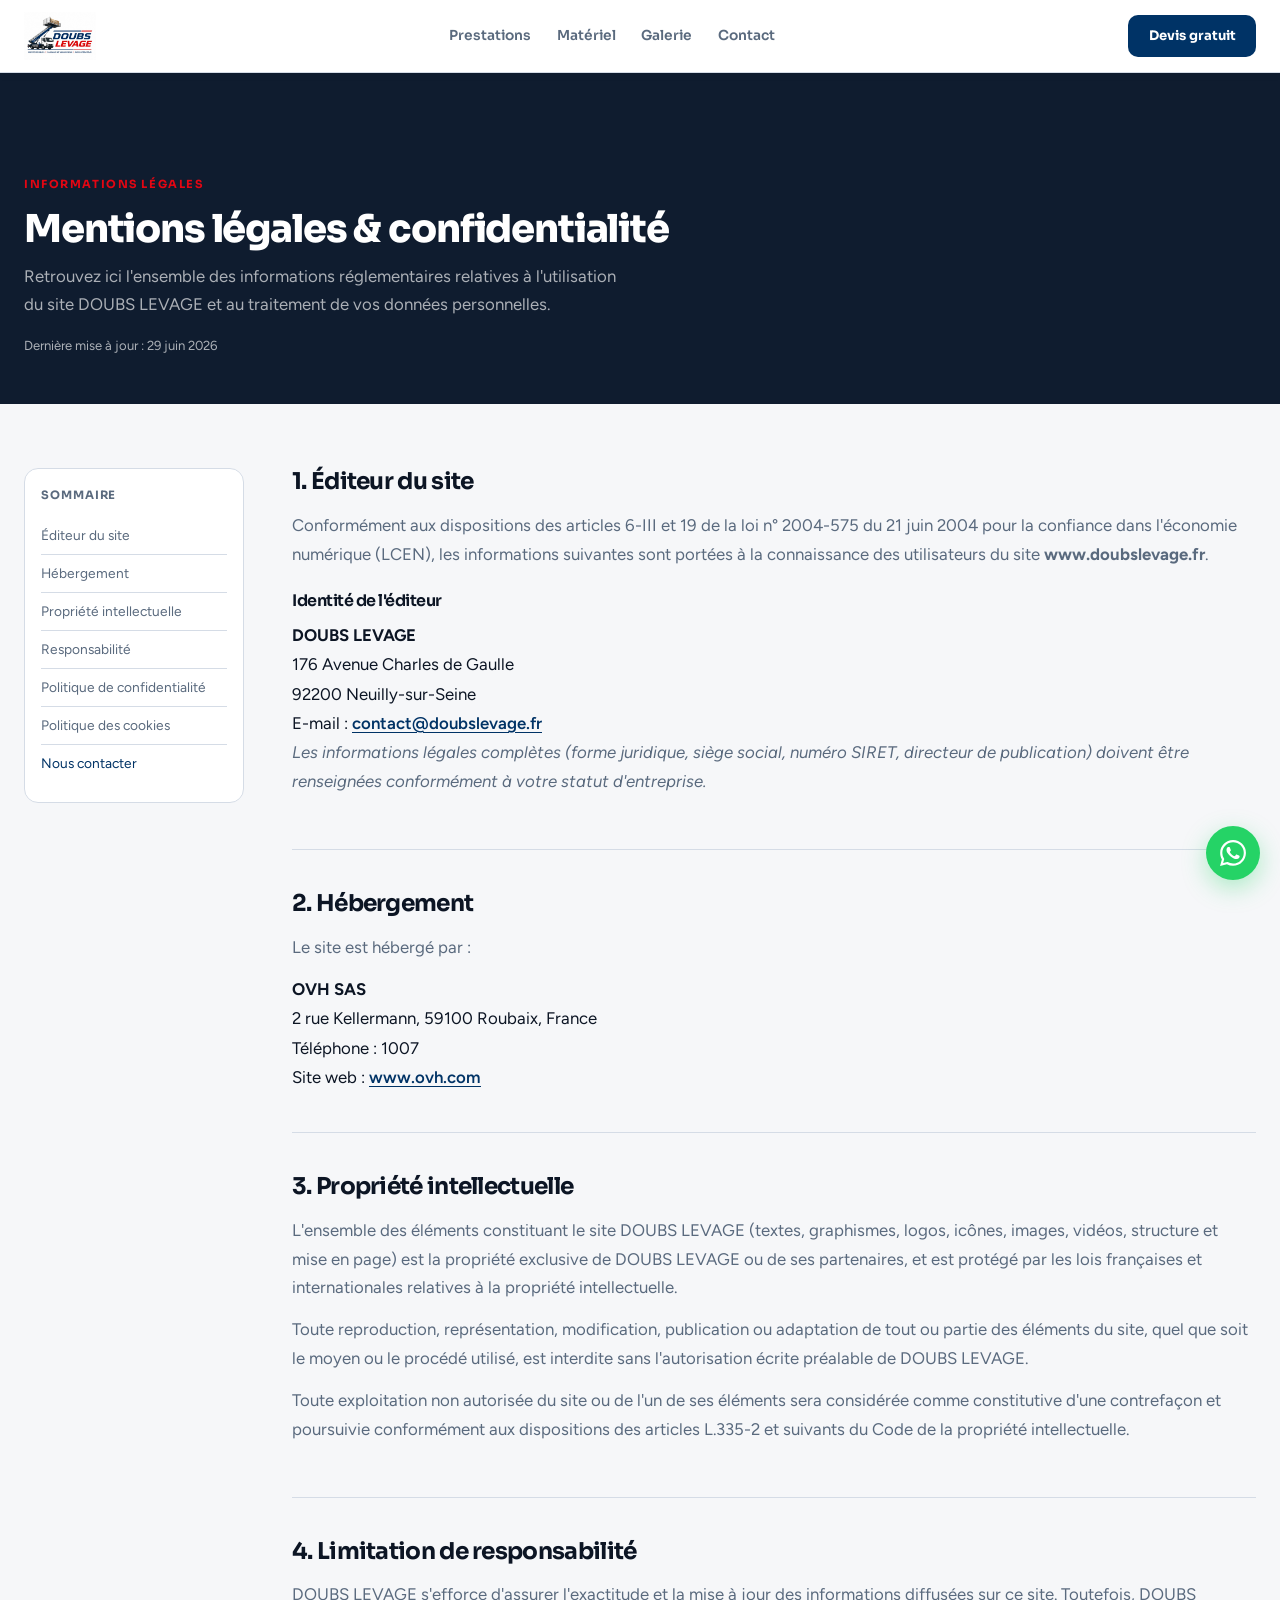
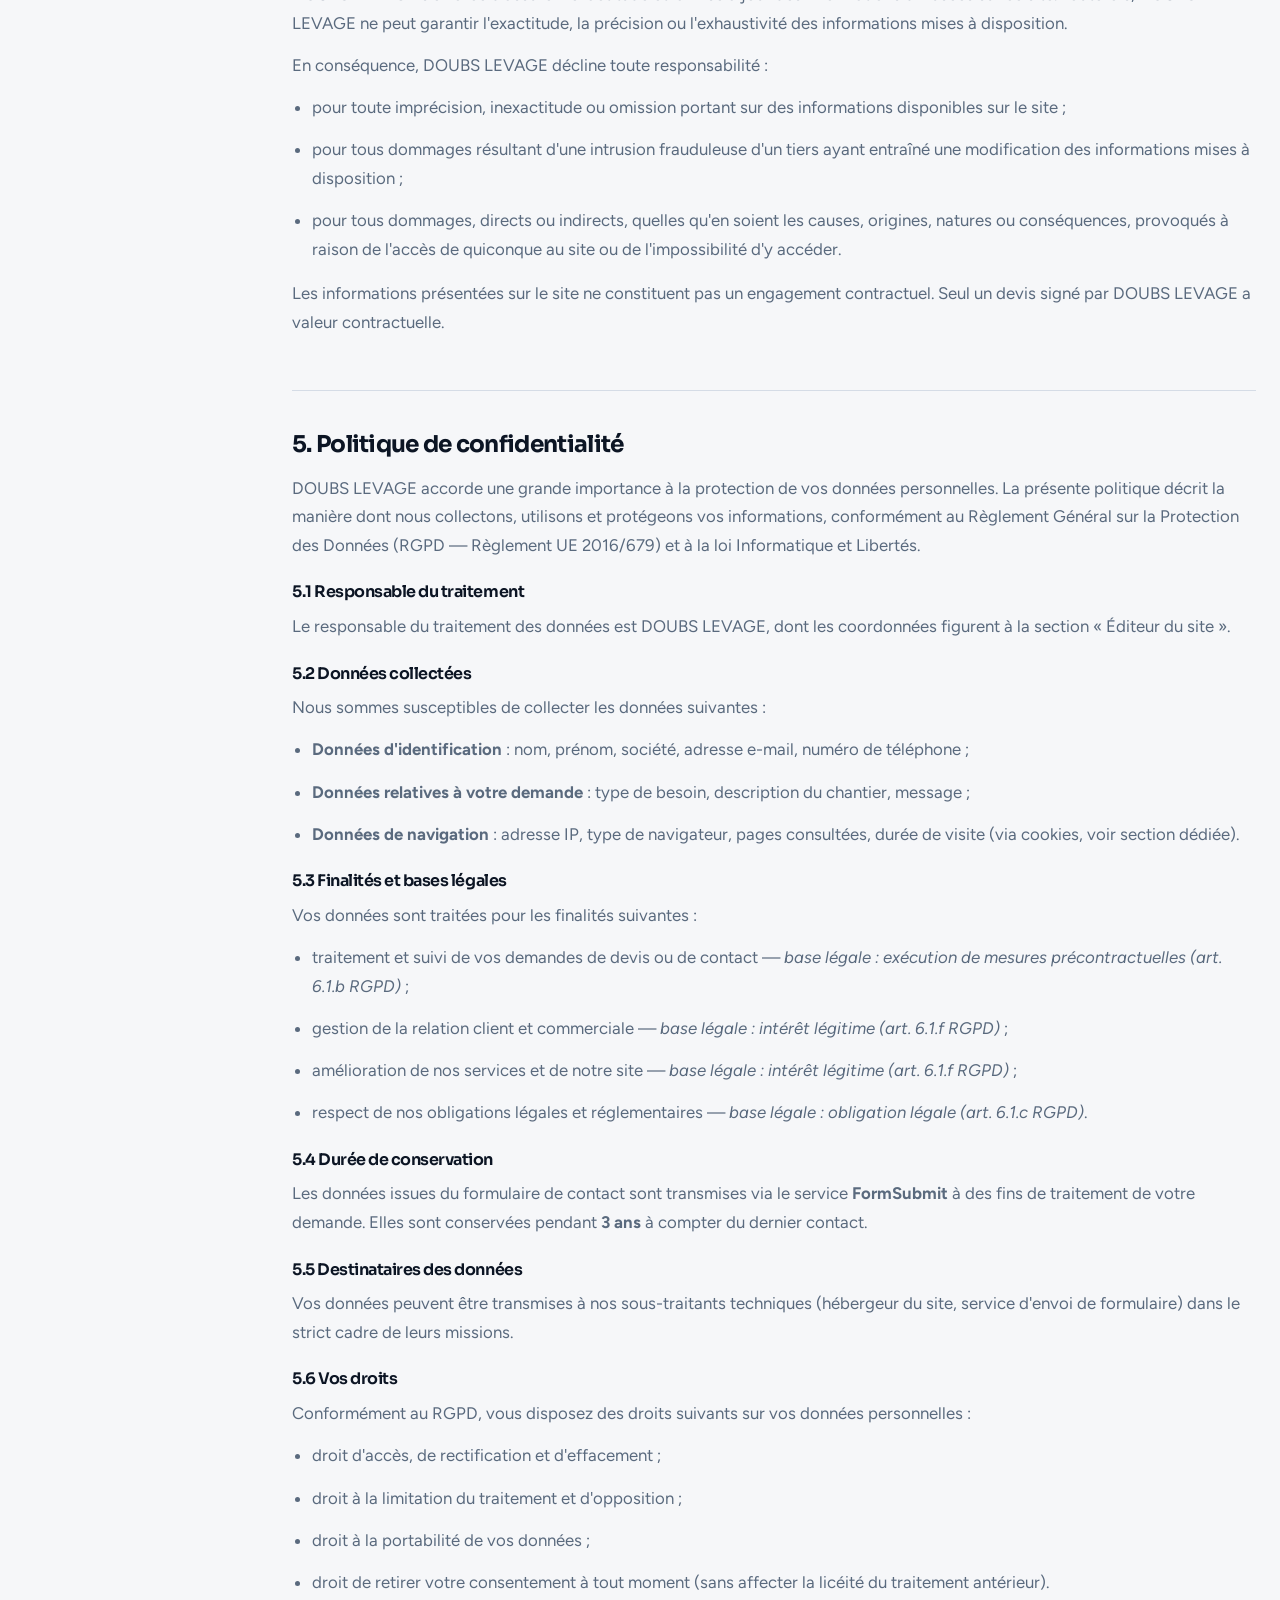
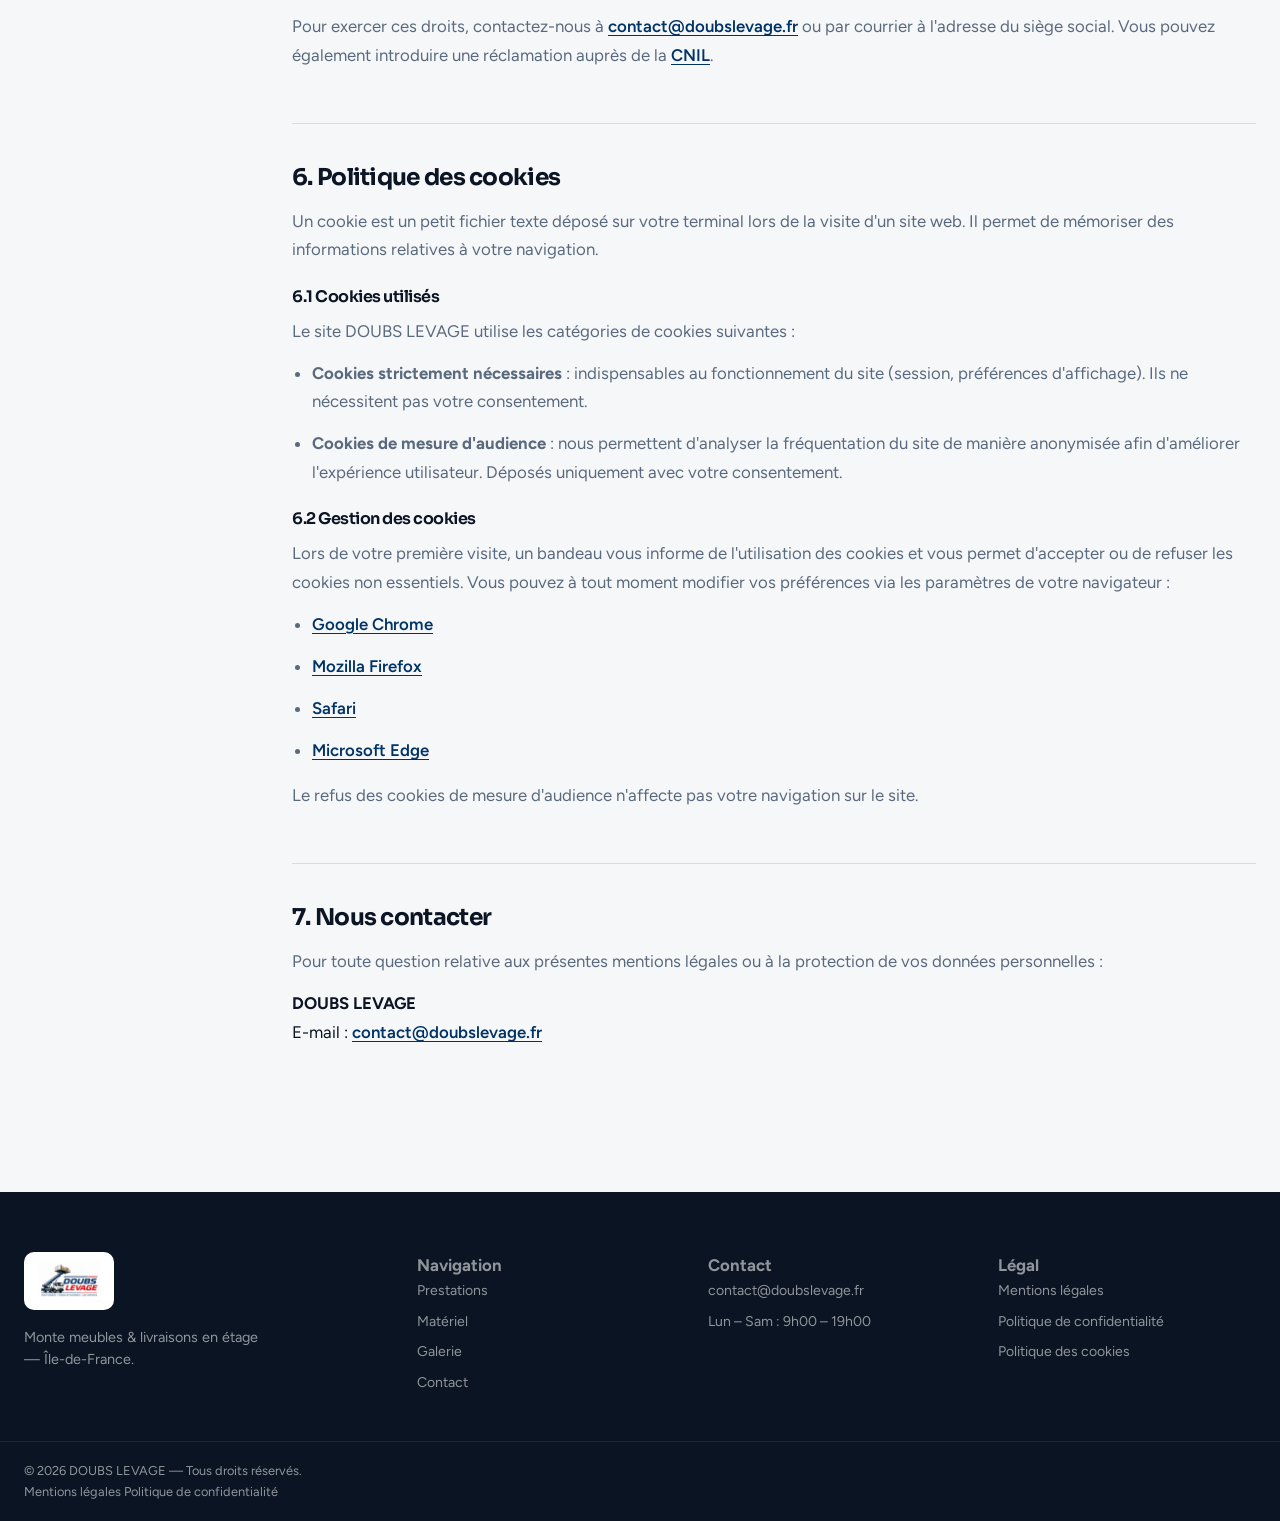
<file: mentions-legales.html>
<!DOCTYPE html>
<html lang="fr">
<head>
  <meta charset="UTF-8" />
  <meta name="viewport" content="width=device-width, initial-scale=1.0" />
  <title>Mentions légales & Politique de confidentialité — DOUBS LEVAGE</title>
  <meta name="description" content="Mentions légales, politique de confidentialité et politique des cookies du site DOUBS LEVAGE." />
  <meta name="robots" content="noindex, follow" />
  <meta name="theme-color" content="#003366" />
  <link rel="icon" href="data:image/svg+xml,%3Csvg xmlns='http://www.w3.org/2000/svg' viewBox='0 0 24 24'%3E%3Crect width='24' height='24' rx='5' fill='%23003366'/%3E%3Cpath d='M6 19V8l7-3 5 3' stroke='%23E30613' stroke-width='1.8' fill='none' stroke-linecap='round' stroke-linejoin='round'/%3E%3C/svg%3E" />
  <link rel="preconnect" href="https://fonts.googleapis.com" />
  <link rel="preconnect" href="https://fonts.gstatic.com" crossorigin />
  <link href="https://fonts.googleapis.com/css2?family=Sora:wght@500;600;700;800&family=Figtree:wght@400;500;600;700&display=swap" rel="stylesheet" />
  <link rel="stylesheet" href="css/style.css" />
</head>
<body>
  <a href="#main" class="skip-link">Aller au contenu</a>

  <header class="site-header" id="top">
    <div class="container nav">
      <a href="index.html" class="logo logo--img">
        <img src="assets/images/logo-doubs-levage.png" alt="DOUBS LEVAGE" width="180" height="65" />
      </a>
      <nav class="main-nav" id="mainNav" aria-label="Navigation principale">
        <div class="main-nav-links">
          <a href="index.html#services"><span>Prestations</span><svg class="main-nav-chevron" viewBox="0 0 24 24" width="18" height="18" fill="none" stroke="currentColor" stroke-width="2" aria-hidden="true"><path d="m9 18 6-6-6-6"/></svg></a>
          <a href="index.html#materiel"><span>Matériel</span><svg class="main-nav-chevron" viewBox="0 0 24 24" width="18" height="18" fill="none" stroke="currentColor" stroke-width="2" aria-hidden="true"><path d="m9 18 6-6-6-6"/></svg></a>
          <a href="index.html#galerie"><span>Galerie</span><svg class="main-nav-chevron" viewBox="0 0 24 24" width="18" height="18" fill="none" stroke="currentColor" stroke-width="2" aria-hidden="true"><path d="m9 18 6-6-6-6"/></svg></a>
          <a href="index.html#contact"><span>Contact</span><svg class="main-nav-chevron" viewBox="0 0 24 24" width="18" height="18" fill="none" stroke="currentColor" stroke-width="2" aria-hidden="true"><path d="m9 18 6-6-6-6"/></svg></a>
        </div>
        <div class="main-nav-footer">
          <a href="index.html#contact" class="main-nav-cta main-nav-cta--devis">Devis</a>
          <a href="#" data-whatsapp class="main-nav-cta main-nav-cta--whatsapp">WhatsApp</a>
        </div>
      </nav>

      <a href="index.html#contact" class="btn btn-primary btn-sm header-cta">Devis gratuit</a>
      <button class="burger" id="burger" aria-label="Ouvrir le menu" aria-expanded="false" aria-controls="mainNav">
        <span></span><span></span><span></span>
      </button>
    </div>

    <div class="nav-backdrop" id="navBackdrop" aria-hidden="true"></div>
  </header>

  <main id="main">
    <div class="legal-hero">
      <div class="container container--narrow">
        <span class="eyebrow">Informations légales</span>
        <h1>Mentions légales &amp; confidentialité</h1>
        <p>Retrouvez ici l'ensemble des informations réglementaires relatives à l'utilisation du site DOUBS LEVAGE et au traitement de vos données personnelles.</p>
        <p class="legal-updated">Dernière mise à jour : 29 juin 2026</p>
      </div>
    </div>

    <div class="container legal-layout">
      <nav class="legal-toc" aria-label="Sommaire">
        <h2>Sommaire</h2>
        <a href="#editeur">Éditeur du site</a>
        <a href="#hebergement">Hébergement</a>
        <a href="#propriete">Propriété intellectuelle</a>
        <a href="#responsabilite">Responsabilité</a>
        <a href="#confidentialite">Politique de confidentialité</a>
        <a href="#cookies">Politique des cookies</a>
        <a href="#contact-legal">Nous contacter</a>
      </nav>

      <div class="legal-content">

        <section id="editeur">
          <h2>1. Éditeur du site</h2>
          <p>Conformément aux dispositions des articles 6-III et 19 de la loi n° 2004-575 du 21 juin 2004 pour la confiance dans l'économie numérique (LCEN), les informations suivantes sont portées à la connaissance des utilisateurs du site <strong>www.doubslevage.fr</strong>.</p>
          <h3>Identité de l'éditeur</h3>
          <address>
            <strong>DOUBS LEVAGE</strong><br />
            176 Avenue Charles de Gaulle<br />
            92200 Neuilly-sur-Seine<br />
            E-mail : <a href="mailto:contact@doubslevage.fr" class="text-link">contact@doubslevage.fr</a>
          </address>
          <p><em>Les informations légales complètes (forme juridique, siège social, numéro SIRET, directeur de publication) doivent être renseignées conformément à votre statut d'entreprise.</em></p>
        </section>

        <section id="hebergement">
          <h2>2. Hébergement</h2>
          <p>Le site est hébergé par :</p>
          <address>
            <strong>OVH SAS</strong><br />
            2 rue Kellermann, 59100 Roubaix, France<br />
            Téléphone : 1007<br />
            Site web : <a href="https://www.ovh.com" class="text-link" target="_blank" rel="noopener noreferrer">www.ovh.com</a>
          </address>
        </section>

        <section id="propriete">
          <h2>3. Propriété intellectuelle</h2>
          <p>L'ensemble des éléments constituant le site DOUBS LEVAGE (textes, graphismes, logos, icônes, images, vidéos, structure et mise en page) est la propriété exclusive de DOUBS LEVAGE ou de ses partenaires, et est protégé par les lois françaises et internationales relatives à la propriété intellectuelle.</p>
          <p>Toute reproduction, représentation, modification, publication ou adaptation de tout ou partie des éléments du site, quel que soit le moyen ou le procédé utilisé, est interdite sans l'autorisation écrite préalable de DOUBS LEVAGE.</p>
          <p>Toute exploitation non autorisée du site ou de l'un de ses éléments sera considérée comme constitutive d'une contrefaçon et poursuivie conformément aux dispositions des articles L.335-2 et suivants du Code de la propriété intellectuelle.</p>
        </section>

        <section id="responsabilite">
          <h2>4. Limitation de responsabilité</h2>
          <p>DOUBS LEVAGE s'efforce d'assurer l'exactitude et la mise à jour des informations diffusées sur ce site. Toutefois, DOUBS LEVAGE ne peut garantir l'exactitude, la précision ou l'exhaustivité des informations mises à disposition.</p>
          <p>En conséquence, DOUBS LEVAGE décline toute responsabilité :</p>
          <ul>
            <li>pour toute imprécision, inexactitude ou omission portant sur des informations disponibles sur le site ;</li>
            <li>pour tous dommages résultant d'une intrusion frauduleuse d'un tiers ayant entraîné une modification des informations mises à disposition ;</li>
            <li>pour tous dommages, directs ou indirects, quelles qu'en soient les causes, origines, natures ou conséquences, provoqués à raison de l'accès de quiconque au site ou de l'impossibilité d'y accéder.</li>
          </ul>
          <p>Les informations présentées sur le site ne constituent pas un engagement contractuel. Seul un devis signé par DOUBS LEVAGE a valeur contractuelle.</p>
        </section>

        <section id="confidentialite">
          <h2>5. Politique de confidentialité</h2>
          <p>DOUBS LEVAGE accorde une grande importance à la protection de vos données personnelles. La présente politique décrit la manière dont nous collectons, utilisons et protégeons vos informations, conformément au Règlement Général sur la Protection des Données (RGPD — Règlement UE 2016/679) et à la loi Informatique et Libertés.</p>

          <h3>5.1 Responsable du traitement</h3>
          <p>Le responsable du traitement des données est DOUBS LEVAGE, dont les coordonnées figurent à la section « Éditeur du site ».</p>

          <h3>5.2 Données collectées</h3>
          <p>Nous sommes susceptibles de collecter les données suivantes :</p>
          <ul>
            <li><strong>Données d'identification</strong> : nom, prénom, société, adresse e-mail, numéro de téléphone ;</li>
            <li><strong>Données relatives à votre demande</strong> : type de besoin, description du chantier, message ;</li>
            <li><strong>Données de navigation</strong> : adresse IP, type de navigateur, pages consultées, durée de visite (via cookies, voir section dédiée).</li>
          </ul>

          <h3>5.3 Finalités et bases légales</h3>
          <p>Vos données sont traitées pour les finalités suivantes :</p>
          <ul>
            <li>traitement et suivi de vos demandes de devis ou de contact — <em>base légale : exécution de mesures précontractuelles (art. 6.1.b RGPD)</em> ;</li>
            <li>gestion de la relation client et commerciale — <em>base légale : intérêt légitime (art. 6.1.f RGPD)</em> ;</li>
            <li>amélioration de nos services et de notre site — <em>base légale : intérêt légitime (art. 6.1.f RGPD)</em> ;</li>
            <li>respect de nos obligations légales et réglementaires — <em>base légale : obligation légale (art. 6.1.c RGPD)</em>.</li>
          </ul>

          <h3>5.4 Durée de conservation</h3>
          <p>Les données issues du formulaire de contact sont transmises via le service <strong>FormSubmit</strong> à des fins de traitement de votre demande. Elles sont conservées pendant <strong>3 ans</strong> à compter du dernier contact.</p>

          <h3>5.5 Destinataires des données</h3>
          <p>Vos données peuvent être transmises à nos sous-traitants techniques (hébergeur du site, service d'envoi de formulaire) dans le strict cadre de leurs missions.</p>

          <h3>5.6 Vos droits</h3>
          <p>Conformément au RGPD, vous disposez des droits suivants sur vos données personnelles :</p>
          <ul>
            <li>droit d'accès, de rectification et d'effacement ;</li>
            <li>droit à la limitation du traitement et d'opposition ;</li>
            <li>droit à la portabilité de vos données ;</li>
            <li>droit de retirer votre consentement à tout moment (sans affecter la licéité du traitement antérieur).</li>
          </ul>
          <p>Pour exercer ces droits, contactez-nous à <a href="mailto:contact@doubslevage.fr" class="text-link">contact@doubslevage.fr</a> ou par courrier à l'adresse du siège social. Vous pouvez également introduire une réclamation auprès de la <a href="https://www.cnil.fr" class="text-link" target="_blank" rel="noopener noreferrer">CNIL</a>.</p>
        </section>

        <section id="cookies">
          <h2>6. Politique des cookies</h2>
          <p>Un cookie est un petit fichier texte déposé sur votre terminal lors de la visite d'un site web. Il permet de mémoriser des informations relatives à votre navigation.</p>

          <h3>6.1 Cookies utilisés</h3>
          <p>Le site DOUBS LEVAGE utilise les catégories de cookies suivantes :</p>
          <ul>
            <li><strong>Cookies strictement nécessaires</strong> : indispensables au fonctionnement du site (session, préférences d'affichage). Ils ne nécessitent pas votre consentement.</li>
            <li><strong>Cookies de mesure d'audience</strong> : nous permettent d'analyser la fréquentation du site de manière anonymisée afin d'améliorer l'expérience utilisateur. Déposés uniquement avec votre consentement.</li>
          </ul>

          <h3>6.2 Gestion des cookies</h3>
          <p>Lors de votre première visite, un bandeau vous informe de l'utilisation des cookies et vous permet d'accepter ou de refuser les cookies non essentiels. Vous pouvez à tout moment modifier vos préférences via les paramètres de votre navigateur :</p>
          <ul>
            <li><a href="https://support.google.com/chrome/answer/95647" class="text-link" target="_blank" rel="noopener noreferrer">Google Chrome</a></li>
            <li><a href="https://support.mozilla.org/fr/kb/activer-desactiver-cookies" class="text-link" target="_blank" rel="noopener noreferrer">Mozilla Firefox</a></li>
            <li><a href="https://support.apple.com/fr-fr/guide/safari/sfri11471/mac" class="text-link" target="_blank" rel="noopener noreferrer">Safari</a></li>
            <li><a href="https://support.microsoft.com/fr-fr/microsoft-edge/supprimer-les-cookies-dans-microsoft-edge" class="text-link" target="_blank" rel="noopener noreferrer">Microsoft Edge</a></li>
          </ul>
          <p>Le refus des cookies de mesure d'audience n'affecte pas votre navigation sur le site.</p>
        </section>

        <section id="contact-legal">
          <h2>7. Nous contacter</h2>
          <p>Pour toute question relative aux présentes mentions légales ou à la protection de vos données personnelles :</p>
          <address>
            <strong>DOUBS LEVAGE</strong><br />
            E-mail : <a href="mailto:contact@doubslevage.fr" class="text-link">contact@doubslevage.fr</a>
          </address>
        </section>

      </div>
    </div>
  </main>

  <footer class="site-footer">
    <div class="container footer-inner">
      <div class="footer-brand">
        <a href="index.html" class="logo logo--img">
          <img src="assets/images/logo-doubs-levage.png" alt="DOUBS LEVAGE" width="180" height="65" />
        </a>
        <p>Monte meubles &amp; livraisons en étage — Île-de-France.</p>
      </div>
      <div class="footer-col">
        <h4>Navigation</h4>
        <a href="index.html#services">Prestations</a>
        <a href="index.html#materiel">Matériel</a>
        <a href="index.html#galerie">Galerie</a>
        <a href="index.html#contact">Contact</a>
      </div>
      <div class="footer-col">
        <h4>Contact</h4>
        <a href="mailto:contact@doubslevage.fr">contact@doubslevage.fr</a>
        <span>Lun – Sam : 9h00 – 19h00</span>
      </div>
      <div class="footer-col">
        <h4>Légal</h4>
        <a href="mentions-legales.html">Mentions légales</a>
        <a href="mentions-legales.html#confidentialite">Politique de confidentialité</a>
        <a href="mentions-legales.html#cookies">Politique des cookies</a>
      </div>
    </div>
    <div class="container footer-bottom">
      <span>© <span id="year">2026</span> DOUBS LEVAGE — Tous droits réservés.</span>
      <nav class="footer-legal" aria-label="Liens légaux">
        <a href="mentions-legales.html">Mentions légales</a>
        <a href="mentions-legales.html#confidentialite">Politique de confidentialité</a>
      </nav>
    </div>
  </footer>

  <a href="#" data-whatsapp class="whatsapp-float" aria-label="Nous contacter sur WhatsApp">
    <svg viewBox="0 0 24 24" width="26" height="26" fill="currentColor" aria-hidden="true"><path d="M17.472 14.382c-.297-.149-1.758-.867-2.03-.967-.273-.099-.471-.148-.67.15-.197.297-.767.966-.94 1.164-.173.199-.347.223-.644.075-.297-.15-1.255-.463-2.39-1.475-.883-.788-1.48-1.761-1.653-2.059-.173-.297-.018-.458.13-.606.134-.133.298-.347.446-.52.149-.174.198-.298.298-.497.099-.198.05-.371-.025-.52-.075-.149-.669-1.612-.916-2.207-.242-.579-.487-.5-.669-.51-.173-.008-.371-.01-.57-.01-.198 0-.52.074-.792.372-.272.297-1.04 1.016-1.04 2.479 0 1.462 1.065 2.875 1.213 3.074.149.198 2.096 3.2 5.077 4.487.709.306 1.262.489 1.694.625.712.227 1.36.195 1.871.118.571-.085 1.758-.719 2.006-1.413.248-.694.248-1.289.173-1.413-.074-.124-.272-.198-.57-.347m-5.421 7.403h-.004a9.87 9.87 0 01-5.031-1.378l-.361-.214-3.741.982.998-3.648-.235-.374a9.86 9.86 0 01-1.51-5.26c.001-5.45 4.436-9.884 9.888-9.884 2.64 0 5.122 1.03 6.988 2.898a9.825 9.825 0 012.893 6.994c-.003 5.45-4.435 9.884-9.885 9.884m8.413-18.297A11.815 11.815 0 0012.05 0C5.495 0 .16 5.335.157 11.892c0 2.096.547 4.142 1.588 5.945L.057 24l6.305-1.654a11.882 11.882 0 005.683 1.448h.005c6.554 0 11.89-5.335 11.893-11.893a11.821 11.821 0 00-3.48-8.413z"/></svg>
  </a>

  <button class="back-to-top" id="backToTop" aria-label="Revenir en haut de la page">
    <svg viewBox="0 0 24 24" width="22" height="22" fill="none" stroke="currentColor" stroke-width="2.2" stroke-linecap="round" stroke-linejoin="round"><path d="m18 15-6-6-6 6"/></svg>
  </button>

  <script src="js/config.js"></script>
  <script src="js/main.js"></script>
</body>
</html>
</file>
<file: css/style.css>
/* ===== DOUBS LEVAGE — Design system ===== */
:root {
  --color-bg: #F6F7F9;
  --color-bg-alt: #EEF1F5;
  --color-surface: #FFFFFF;
  --color-text: #0C1524;
  --color-muted: #5A6A7E;
  --color-border: #D5DCE6;
  --color-primary: #003366;
  --color-primary-dark: #002244;
  --color-accent: #E30613;
  --color-accent-dark: #B80510;
  --color-dark: #0f1c2f;
  --hero-bg: #0f1c2f;
  --color-success: #0D7A4E;
  --color-error: #C62828;

  --font-display: 'Sora', system-ui, sans-serif;
  --font-body: 'Figtree', system-ui, sans-serif;

  --radius: 10px;
  --radius-lg: 14px;
  --radius-xl: 20px;
  --shadow-sm: 0 2px 8px rgba(12, 21, 36, .06);
  --shadow-md: 0 12px 32px rgba(12, 21, 36, .1);
  --maxw: 1320px;
  --transition: .28s cubic-bezier(.22, 1, .36, 1);
  --ease-out: cubic-bezier(.22, 1, .36, 1);
  --header-h: 72px;
  --section-pad: clamp(4.5rem, 9vw, 7rem);
}

*, *::before, *::after { box-sizing: border-box; margin: 0; padding: 0; }
html { scroll-behavior: smooth; scroll-padding-top: calc(var(--header-h) + 20px); }
body {
  font-family: var(--font-body);
  color: var(--color-text);
  background: var(--color-bg);
  line-height: 1.65;
  font-size: 1.05rem;
  -webkit-font-smoothing: antialiased;
  overflow-x: hidden;
}
body.menu-open { overflow: hidden; }
img, svg { display: block; max-width: 100%; height: auto; }
a { color: inherit; text-decoration: none; }
ul { list-style: none; }

.container {
  width: 100%;
  max-width: var(--maxw);
  margin: 0 auto;
  padding-inline: clamp(.85rem, 2.5vw, 1.5rem);
}

:focus-visible { outline: 2px solid var(--color-accent); outline-offset: 3px; }

.skip-link {
  position: absolute; left: -999px; top: 8px; z-index: 200;
  background: var(--color-primary); color: #fff;
  padding: 10px 18px; border-radius: var(--radius); font-weight: 600;
}
.skip-link:focus { left: 16px; }

.sr-only {
  position: absolute; width: 1px; height: 1px;
  padding: 0; margin: -1px; overflow: hidden;
  clip: rect(0, 0, 0, 0); white-space: nowrap; border: 0;
}
.is-hidden { display: none !important; }

/* ===== Typography hierarchy ===== */
.eyebrow {
  display: inline-block;
  font-family: var(--font-display);
  font-size: .7rem;
  font-weight: 700;
  letter-spacing: .14em;
  text-transform: uppercase;
  color: var(--color-accent);
  margin-bottom: .85rem;
}

h1, h2, h3 {
  font-family: var(--font-display);
  line-height: 1.15;
  letter-spacing: -.03em;
  font-weight: 700;
  color: var(--color-text);
}
h1 { font-size: clamp(1.9rem, 4.8vw, 3.15rem); font-weight: 800; }
h2 { font-size: clamp(1.45rem, 3vw, 2.15rem); }
h3 { font-size: 1.08rem; font-weight: 650; }

.text-link {
  color: var(--color-primary);
  font-weight: 600;
  text-decoration: underline;
  text-underline-offset: 3px;
}
.text-link:hover { color: var(--color-accent); }

/* ===== Buttons — CTAs visibles ===== */
.btn {
  display: inline-flex;
  align-items: center;
  justify-content: center;
  gap: .5rem;
  font-family: var(--font-display);
  font-weight: 700;
  font-size: .9rem;
  padding: .85rem 1.45rem;
  border-radius: var(--radius);
  border: 2px solid transparent;
  cursor: pointer;
  transition: transform var(--transition), background var(--transition), box-shadow var(--transition), color var(--transition), border-color var(--transition);
  text-align: center;
  line-height: 1.25;
}
.btn:hover { transform: translateY(-2px); }
.btn-lg { padding: 1rem 1.75rem; font-size: .95rem; }
.btn-sm { padding: .65rem 1.15rem; font-size: .82rem; }
.btn-block { width: 100%; }
.btn[aria-busy="true"] { opacity: .7; pointer-events: none; }

.btn-primary {
  background: var(--color-primary);
  color: #fff;
}
.btn-primary:hover { background: var(--color-primary-dark); color: #fff; }

.btn-accent {
  background: var(--color-accent);
  color: #fff;
  box-shadow: 0 8px 24px rgba(227, 6, 19, .28);
}
.btn-accent:hover {
  background: var(--color-accent-dark);
  color: #fff;
  box-shadow: 0 12px 28px rgba(227, 6, 19, .35);
}

.btn-whatsapp {
  background: #25D366;
  color: #fff;
  box-shadow: 0 8px 24px rgba(37, 211, 102, .28);
}
.btn-whatsapp:hover { background: #1dae55; color: #fff; }

.btn-outline-light {
  background: transparent;
  border-color: rgba(255, 255, 255, .45);
  color: #fff;
}
.btn-outline-light:hover {
  background: rgba(255, 255, 255, .1);
  border-color: #fff;
  color: #fff;
}

/* ===== Header ===== */
.site-header {
  position: sticky; top: 0; z-index: 100;
  background: #fff;
  border-bottom: 1px solid var(--color-border);
  box-shadow: var(--shadow-sm);
}

.nav {
  display: grid;
  grid-template-columns: auto 1fr auto;
  align-items: center;
  height: var(--header-h);
  gap: 1rem;
}

.logo { grid-column: 1; z-index: 2; }
.logo--img img {
  height: clamp(38px, 8vw, 48px);
  width: auto;
  object-fit: contain;
}
.footer-brand .logo--img {
  display: inline-flex;
  background: #fff;
  padding: .5rem .85rem;
  border-radius: 10px;
  margin-bottom: 1rem;
}
.footer-brand .logo--img img { height: 42px; }

.main-nav {
  grid-column: 2;
  display: flex;
  align-items: center;
  justify-content: center;
}
.main-nav-links {
  display: flex;
  align-items: center;
  gap: clamp(.9rem, 2vw, 1.75rem);
}
.main-nav-links a {
  font-family: var(--font-display);
  font-weight: 600;
  font-size: .86rem;
  color: var(--color-muted);
  padding: .35rem 0;
  position: relative;
  white-space: nowrap;
  transition: color var(--transition);
}
.main-nav-links a::after {
  content: '';
  position: absolute; left: 0; bottom: 0;
  width: 0; height: 2px;
  background: var(--color-accent);
  transition: width var(--transition);
}
.main-nav-links a:hover,
.main-nav-links a.active { color: var(--color-text); }
.main-nav-links a:hover::after,
.main-nav-links a.active::after { width: 100%; }

.main-nav-label,
.main-nav-footer,
.nav-backdrop,
.main-nav-chevron { display: none; }

.header-cta { grid-column: 3; justify-self: end; }

.burger {
  display: none;
  grid-column: 3;
  justify-self: end;
  flex-direction: column;
  justify-content: center;
  align-items: center;
  gap: 5px;
  width: 42px; height: 42px;
  background: var(--color-surface);
  border: 1px solid var(--color-border);
  cursor: pointer;
  border-radius: 10px;
  z-index: 125;
}
.burger span {
  width: 18px; height: 1.5px;
  background: var(--color-text);
  border-radius: 2px;
  transition: transform .3s ease, opacity .2s ease, width .3s ease;
}
.burger.open span:nth-child(1) { transform: translateY(6.5px) rotate(45deg); }
.burger.open span:nth-child(2) { opacity: 0; width: 0; }
.burger.open span:nth-child(3) { transform: translateY(-6.5px) rotate(-45deg); }
.site-header.menu-is-open .burger {
  background: var(--color-dark);
  border-color: var(--color-dark);
}
.site-header.menu-is-open .burger span { background: #fff; }

/* ===== Hero ===== */
.hero {
  position: relative;
  min-height: clamp(520px, 82vh, 700px);
  display: flex;
  align-items: center;
  color: #fff;
  overflow: hidden;
  background: var(--hero-bg);
}
.hero-bg {
  position: absolute;
  inset: 0;
  z-index: 0;
  background: var(--hero-bg);
}
.hero-bg img {
  position: absolute;
  top: 0;
  right: 0;
  bottom: 0;
  width: min(55%, 780px);
  height: 100%;
  object-fit: cover;
  object-position: 60% 60%;
  animation: heroKen 18s ease-in-out infinite alternate;
}
/* Fondu gauche → bleu pour fondre avec le panneau texte */
.hero-bg::after {
  content: '';
  position: absolute;
  inset: 0;
  z-index: 1;
  background: linear-gradient(
    90deg,
    var(--hero-bg) 0%,
    var(--hero-bg) 42%,
    rgba(15, 28, 47, .75) 50%,
    rgba(15, 28, 47, .3) 58%,
    transparent 68%
  );
  pointer-events: none;
}
@keyframes heroKen {
  from { transform: scale(1); }
  to { transform: scale(1.05); }
}

.hero-wrap {
  position: relative;
  z-index: 1;
  width: 100%;
  padding-block: calc(var(--header-h) + 2.75rem) clamp(3rem, 7vw, 5rem);
}
.hero-content { max-width: 34rem; width: 100%; }

.hero h1 {
  color: #fff;
  margin-bottom: 1rem;
  max-width: 18ch;
}
.hero .lead {
  font-size: clamp(1rem, 2vw, 1.12rem);
  color: rgba(255, 255, 255, .86);
  max-width: 42ch;
  margin-bottom: .85rem;
  line-height: 1.6;
}
.hero-price {
  font-family: var(--font-display);
  font-size: .95rem;
  font-weight: 600;
  color: rgba(255, 255, 255, .95);
  margin-bottom: 1.85rem;
}
.hero-actions {
  display: flex;
  flex-wrap: wrap;
  gap: .85rem;
}

/* ===== Sections ===== */
.section {
  padding-block: var(--section-pad);
  border-bottom: 1px solid transparent;
}
.section-alt {
  background: var(--color-bg-alt);
}
.section-head {
  max-width: 34rem;
  margin-bottom: clamp(2.25rem, 5vw, 3.25rem);
}
.section-head--center {
  text-align: center;
  margin-inline: auto;
}
.section-head p {
  color: var(--color-muted);
  margin-top: .75rem;
  font-size: 1.05rem;
}
.section-cta {
  display: flex;
  justify-content: center;
  margin-top: clamp(2rem, 4vw, 2.75rem);
}

/* ===== Strengths ===== */
.section-strengths {
  background: var(--color-surface);
  border-bottom: 1px solid var(--color-border);
}
.strengths-grid {
  display: grid;
  grid-template-columns: repeat(4, 1fr);
  gap: 1.25rem;
}
.strength-card {
  text-align: center;
  padding: 1.75rem 1.15rem;
  border: 1px solid var(--color-border);
  border-radius: var(--radius-xl);
  background: var(--color-bg);
  transition: transform var(--transition), box-shadow var(--transition), border-color var(--transition);
}
.strength-card:hover {
  transform: translateY(-4px);
  box-shadow: var(--shadow-md);
  border-color: transparent;
}
.strength-icon {
  display: inline-grid;
  place-items: center;
  width: 52px; height: 52px;
  border-radius: 14px;
  background: var(--color-primary);
  color: #fff;
  margin-bottom: 1.1rem;
}
.strength-card h3 { margin-bottom: .45rem; }
.strength-card p {
  color: var(--color-muted);
  font-size: .92rem;
  line-height: 1.5;
}

/* ===== Services ===== */
.services-grid {
  display: grid;
  grid-template-columns: repeat(3, 1fr);
  gap: 1.35rem;
}
.service-card {
  background: var(--color-surface);
  border: 1px solid var(--color-border);
  border-radius: var(--radius-xl);
  padding: 1.75rem 1.5rem;
  transition: transform var(--transition), box-shadow var(--transition);
}
.service-card:hover {
  transform: translateY(-4px);
  box-shadow: var(--shadow-md);
}
.service-icon {
  display: inline-grid;
  place-items: center;
  width: 48px; height: 48px;
  border-radius: 12px;
  background: #FDEAEC;
  color: var(--color-accent);
  margin-bottom: 1.15rem;
}
.service-card h3 { margin-bottom: .55rem; }
.service-card p {
  color: var(--color-muted);
  font-size: .95rem;
  line-height: 1.55;
}

/* ===== Matériel ===== */
.materiel-grid {
  display: grid;
  grid-template-columns: repeat(3, 1fr);
  gap: 1.35rem;
}
.materiel-card {
  background: var(--color-surface);
  border-radius: var(--radius-xl);
  overflow: hidden;
  border: 1px solid var(--color-border);
  transition: transform var(--transition), box-shadow var(--transition);
}
.materiel-card:hover {
  transform: translateY(-5px);
  box-shadow: var(--shadow-md);
}
.materiel-card__media {
  aspect-ratio: 4 / 5;
  overflow: hidden;
  background: var(--color-bg-alt);
  display: flex;
  align-items: center;
  justify-content: center;
}
.materiel-card__media img {
  width: 100%;
  height: 100%;
  object-fit: cover;
  transition: transform .65s var(--ease-out);
}
/* Photo paysage : cadrage sur le mât et la roue */
.materiel-card__media img.materiel-img--retractable { object-position: 72% center; }
.materiel-card:hover .materiel-card__media img { transform: scale(1.03); }
.materiel-card__body { padding: 1.35rem 1.4rem 1.5rem; }
.materiel-card__body h3 { margin-bottom: .35rem; }
.materiel-card__body p {
  color: var(--color-muted);
  font-size: .92rem;
}

/* ===== Partners ===== */
.partners-grid {
  display: grid;
  grid-template-columns: repeat(4, 1fr);
  gap: 1rem;
}
.partner-card {
  display: flex;
  flex-direction: column;
  align-items: center;
  gap: .75rem;
  padding: 1.15rem 1rem;
  background: var(--color-surface);
  border: 1px solid var(--color-border);
  border-radius: var(--radius-lg);
  transition: transform var(--transition), box-shadow var(--transition);
}
.partner-card:hover {
  transform: translateY(-3px);
  box-shadow: var(--shadow-sm);
}
.partner-logo {
  display: flex;
  align-items: center;
  justify-content: center;
  width: 100%;
  height: 56px;
  padding: .35rem;
  overflow: hidden;
}
.partner-logo img {
  max-width: 100%;
  max-height: 48px;
  width: auto;
  height: auto;
  object-fit: contain;
  margin-inline: auto;
}
.partner-logo--vir img {
  max-height: none;
  height: 72px;
  max-width: 140%;
  transform: scale(1.55);
}
.partner-card span {
  font-family: var(--font-display);
  font-size: .75rem;
  font-weight: 600;
  color: var(--color-muted);
  text-align: center;
  line-height: 1.3;
}

/* ===== Reviews ===== */
.reviews-grid {
  display: grid;
  grid-template-columns: repeat(3, 1fr);
  gap: 1.35rem;
}
.review-card {
  background: var(--color-surface);
  border: 1px solid var(--color-border);
  border-radius: var(--radius-xl);
  padding: 1.75rem 1.5rem;
  margin: 0;
  transition: transform var(--transition), box-shadow var(--transition);
}
.review-card:hover {
  transform: translateY(-3px);
  box-shadow: var(--shadow-md);
}
.review-stars {
  color: #F5A623;
  font-size: 1rem;
  letter-spacing: .08em;
  margin-bottom: .85rem;
}
.review-card p {
  font-size: 1rem;
  line-height: 1.6;
  color: var(--color-text);
  margin-bottom: 1.15rem;
}
.review-card footer {
  font-family: var(--font-display);
  font-size: .82rem;
  font-weight: 600;
  color: var(--color-muted);
}

/* ===== Gallery carousel ===== */
.gallery-carousel {
  position: relative;
  display: flex;
  align-items: center;
  gap: .65rem;
}
.gallery-track {
  display: flex;
  gap: 1rem;
  overflow-x: auto;
  scroll-snap-type: x mandatory;
  scroll-behavior: smooth;
  -webkit-overflow-scrolling: touch;
  scrollbar-width: none;
  padding: .35rem .15rem 1rem;
  flex: 1;
  min-width: 0;
}
.gallery-track::-webkit-scrollbar { display: none; }
.gallery-item {
  position: relative;
  flex: 0 0 clamp(200px, 28%, 280px);
  aspect-ratio: 4 / 5;
  margin: 0;
  padding: 0;
  border: none;
  border-radius: var(--radius-lg);
  overflow: hidden;
  background: var(--color-bg);
  cursor: pointer;
  font: inherit;
  color: inherit;
  scroll-snap-align: start;
  transition: transform var(--transition), box-shadow var(--transition);
}
.gallery-item:hover,
.gallery-item:focus-visible {
  transform: translateY(-3px);
  box-shadow: var(--shadow-md);
  outline: none;
}
.gallery-item::after {
  content: '';
  position: absolute;
  inset: 0;
  background: rgba(15, 28, 47, 0);
  transition: background var(--transition);
  pointer-events: none;
  z-index: 1;
}
.gallery-item:hover::after { background: rgba(15, 28, 47, .12); }
.gallery-item img {
  position: absolute;
  inset: 0;
  width: 100%;
  height: 100%;
  object-fit: cover;
  transition: transform .7s var(--ease-out);
}
.gallery-item:hover img { transform: scale(1.04); }

.gallery-nav {
  flex-shrink: 0;
  display: grid;
  place-items: center;
  width: 46px;
  height: 46px;
  border-radius: 50%;
  border: 1.5px solid var(--color-border);
  background: var(--color-surface);
  color: var(--color-text);
  cursor: pointer;
  transition: background var(--transition), border-color var(--transition), color var(--transition), transform var(--transition), opacity var(--transition);
  box-shadow: var(--shadow-sm);
  z-index: 2;
}
.gallery-nav:hover:not(:disabled) {
  background: var(--color-primary);
  border-color: var(--color-primary);
  color: #fff;
  transform: scale(1.05);
}
.gallery-nav:disabled {
  opacity: .35;
  cursor: default;
}

/* ===== Lightbox ===== */
.lightbox {
  position: fixed;
  inset: 0;
  z-index: 200;
  display: flex;
  align-items: center;
  justify-content: center;
  padding: 1.5rem;
  opacity: 0;
  visibility: hidden;
  pointer-events: none;
  transition: opacity .35s ease, visibility .35s ease;
}
.lightbox.is-open {
  opacity: 1;
  visibility: visible;
  pointer-events: auto;
}
.lightbox-backdrop {
  position: absolute;
  inset: 0;
  background: rgba(7, 14, 24, .88);
  backdrop-filter: blur(6px);
  cursor: pointer;
}
.lightbox-figure {
  position: relative;
  z-index: 1;
  max-width: min(92vw, 1100px);
  max-height: 82vh;
  margin: 0;
  display: flex;
  flex-direction: column;
  align-items: center;
  animation: lightboxIn .4s var(--ease-out);
}
.lightbox-figure img {
  max-width: 100%;
  max-height: 74vh;
  width: auto;
  height: auto;
  object-fit: contain;
  border-radius: 12px;
  box-shadow: 0 24px 60px rgba(0, 0, 0, .45);
  transition: opacity .25s ease, transform .35s var(--ease-out);
}
.lightbox-figure img.is-switching {
  opacity: 0;
  transform: scale(.96);
}
.lightbox-figure figcaption {
  margin-top: .85rem;
  color: rgba(255, 255, 255, .8);
  font-size: .9rem;
  text-align: center;
}
@keyframes lightboxIn {
  from { opacity: 0; transform: translateY(16px) scale(.97); }
  to { opacity: 1; transform: none; }
}
.lightbox-close,
.lightbox-nav {
  position: absolute;
  z-index: 2;
  display: grid;
  place-items: center;
  border: none;
  background: rgba(255, 255, 255, .12);
  color: #fff;
  cursor: pointer;
  border-radius: 50%;
  transition: background var(--transition), transform var(--transition);
}
.lightbox-close:hover,
.lightbox-nav:hover {
  background: rgba(255, 255, 255, .22);
  transform: scale(1.05);
}
.lightbox-close {
  top: 1.25rem;
  right: 1.25rem;
  width: 46px;
  height: 46px;
}
.lightbox-nav {
  top: 50%;
  transform: translateY(-50%);
  width: 50px;
  height: 50px;
}
.lightbox-prev { left: clamp(.5rem, 3vw, 1.5rem); }
.lightbox-next { right: clamp(.5rem, 3vw, 1.5rem); }
.lightbox-nav:hover { transform: translateY(-50%) scale(1.05); }
.lightbox-counter {
  position: absolute;
  bottom: 1.25rem;
  left: 50%;
  transform: translateX(-50%);
  z-index: 2;
  color: rgba(255, 255, 255, .7);
  font-family: var(--font-display);
  font-size: .85rem;
  font-weight: 600;
}

/* ===== Contact ===== */
.section-contact {
  background: var(--color-dark);
  color: #fff;
  border-bottom: 0;
}
.section-head--light h2 { color: #fff; }
.section-head--light p { color: rgba(255, 255, 255, .65); }
.section-contact .eyebrow { color: var(--color-accent); }
.contact-layout {
  display: grid;
  grid-template-columns: .95fr 1.05fr;
  gap: clamp(1.75rem, 4vw, 2.75rem) clamp(2rem, 5vw, 3.5rem);
  align-items: stretch;
}
.contact-info {
  display: flex;
  flex-direction: column;
  height: 100%;
  min-height: 100%;
  padding: clamp(1.25rem, 2.5vw, 1.75rem) 0;
}
.contact-info-head { margin-bottom: .25rem; }
.contact-info-title {
  font-family: var(--font-display);
  font-size: clamp(1.25rem, 2.5vw, 1.55rem);
  font-weight: 700;
  color: #fff;
  letter-spacing: -.02em;
  margin: 0;
}
.contact-details {
  display: flex;
  flex-direction: column;
  justify-content: space-evenly;
  flex: 1;
  gap: 1.5rem;
  margin: 1.5rem 0 2rem;
}
.contact-details li {
  display: flex;
  gap: .9rem;
  align-items: flex-start;
}
.contact-ic {
  flex-shrink: 0;
  display: grid;
  place-items: center;
  width: 40px;
  height: 40px;
  border-radius: 10px;
  background: rgba(255, 255, 255, .08);
  color: #fff;
}
.contact-details strong {
  display: block;
  font-family: var(--font-display);
  font-size: .78rem;
  font-weight: 700;
  letter-spacing: .06em;
  text-transform: uppercase;
  color: rgba(255, 255, 255, .55);
  margin-bottom: .25rem;
}
.contact-details p,
.contact-details a {
  color: rgba(255, 255, 255, .9);
  font-size: .98rem;
  line-height: 1.5;
  margin: 0;
}
.contact-details a:hover { color: var(--color-accent); }
.contact-actions {
  display: flex;
  flex-wrap: wrap;
  gap: .65rem;
  margin-top: auto;
}
.contact-map {
  grid-column: 1 / -1;
  width: 83.333%; /* 5/6 */
  max-width: 83.333%;
  margin-inline: auto;
  margin-top: .75rem;
  border-radius: var(--radius-lg);
  overflow: hidden;
  border: 1px solid rgba(255, 255, 255, .12);
  aspect-ratio: 21 / 9;
  min-height: 280px;
  background: rgba(0, 0, 0, .2);
}
.contact-map iframe {
  width: 100%;
  height: 100%;
  border: 0;
  display: block;
}

.contact-form {
  background: var(--color-surface);
  color: var(--color-text);
  border-radius: var(--radius-xl);
  padding: clamp(1.5rem, 3vw, 2.15rem);
  box-shadow: var(--shadow-md);
}
.form-row {
  display: grid;
  grid-template-columns: 1fr 1fr;
  gap: 1rem;
}
.field { margin-bottom: 1rem; display: flex; flex-direction: column; }
.field label {
  font-family: var(--font-display);
  font-size: .8rem;
  font-weight: 600;
  margin-bottom: .35rem;
}
.field input,
.field select,
.field textarea {
  font: inherit;
  padding: .8rem .95rem;
  border: 1.5px solid var(--color-border);
  border-radius: var(--radius);
  background: var(--color-bg);
  color: var(--color-text);
  transition: border-color var(--transition);
}
.field input:focus,
.field select:focus,
.field textarea:focus {
  outline: none;
  border-color: var(--color-primary);
  background: #fff;
}
.field input.invalid,
.field textarea.invalid { border-color: var(--color-error); }
.field-error { color: var(--color-error); font-size: .78rem; margin-top: .3rem; min-height: 1em; }
.consent {
  display: flex;
  gap: .65rem;
  align-items: flex-start;
  font-size: .82rem;
  color: var(--color-muted);
  margin: .4rem 0 1.15rem;
  line-height: 1.45;
  cursor: pointer;
}
.consent input { margin-top: .2rem; accent-color: var(--color-accent); }
.form-feedback { margin-top: .85rem; font-size: .88rem; font-weight: 600; min-height: 1.25em; }
.form-feedback.success { color: var(--color-success); }
.form-feedback.error { color: var(--color-error); }

/* ===== Footer ===== */
.site-footer {
  background: #0a1422;
  color: rgba(255, 255, 255, .55);
  padding-top: clamp(2.75rem, 5vw, 3.75rem);
}
.footer-inner {
  display: grid;
  grid-template-columns: 1.4fr repeat(3, 1fr);
  gap: 2rem;
  padding-bottom: 2.5rem;
}
.footer-brand p {
  font-size: .9rem;
  max-width: 26ch;
  line-height: 1.55;
}
.footer-col h3 {
  font-size: .72rem;
  letter-spacing: .08em;
  text-transform: uppercase;
  color: #fff;
  margin-bottom: .9rem;
  font-weight: 700;
}
.footer-col a,
.footer-col span {
  display: block;
  font-size: .88rem;
  margin-bottom: .45rem;
  transition: color var(--transition);
}
.footer-col a:hover { color: var(--color-accent); }
.footer-bottom {
  border-top: 1px solid rgba(255, 255, 255, .08);
  padding-block: 1.15rem;
  font-size: .8rem;
}

/* ===== Float ===== */
.back-to-top {
  position: fixed;
  right: 1.25rem;
  bottom: 5.5rem;
  z-index: 90;
  width: 44px; height: 44px;
  border-radius: 50%;
  border: none;
  background: var(--color-primary);
  color: #fff;
  display: grid; place-items: center;
  cursor: pointer;
  opacity: 0; visibility: hidden;
  transform: translateY(10px);
  transition: opacity var(--transition), transform var(--transition), visibility var(--transition);
}
.back-to-top.show { opacity: 1; visibility: visible; transform: none; }
.back-to-top:hover { background: var(--color-primary-dark); }

.whatsapp-float {
  position: fixed;
  right: 1.25rem;
  bottom: 1.25rem;
  z-index: 90;
  width: 54px; height: 54px;
  border-radius: 50%;
  background: #25D366;
  color: #fff;
  display: grid; place-items: center;
  box-shadow: 0 8px 24px rgba(37, 211, 102, .35);
  transition: transform var(--transition);
}
.whatsapp-float:hover { transform: scale(1.06); color: #fff; }

/* ===== Animations ===== */
.reveal {
  opacity: 0;
  transform: translateY(26px);
  transition: opacity .7s var(--ease-out), transform .7s var(--ease-out);
  transition-delay: var(--reveal-delay, 0ms);
}
.reveal.visible { opacity: 1; transform: none; }
.reveal--scale { transform: scale(.95); }
.reveal--scale.visible { transform: none; }

/* ===== Legal ===== */
.legal-hero {
  background: var(--color-dark);
  color: #fff;
  padding-block: calc(var(--header-h) + 1.5rem) clamp(2rem, 5vw, 3rem);
}
.legal-hero .eyebrow { color: var(--color-accent); }
.legal-hero h1 { color: #fff; font-size: clamp(1.65rem, 4vw, 2.4rem); margin-bottom: .75rem; }
.legal-hero p { color: rgba(255, 255, 255, .65); max-width: 54ch; }
.legal-updated { margin-top: 1rem; font-size: .82rem; color: rgba(255, 255, 255, .4); }
.legal-layout {
  display: grid;
  grid-template-columns: minmax(180px, 220px) 1fr;
  gap: clamp(1.5rem, 4vw, 3rem);
  padding-block: clamp(2rem, 5vw, 4rem);
  align-items: start;
}
.legal-toc {
  position: sticky;
  top: calc(var(--header-h) + 1.25rem);
  background: var(--color-surface);
  border: 1px solid var(--color-border);
  border-radius: var(--radius-lg);
  padding: 1.25rem 1rem;
}
.legal-toc h2 {
  font-size: .72rem;
  text-transform: uppercase;
  letter-spacing: .08em;
  color: var(--color-muted);
  margin-bottom: .875rem;
}
.legal-toc a {
  display: block;
  font-size: .86rem;
  padding: .45rem 0;
  border-bottom: 1px solid var(--color-border);
  color: var(--color-muted);
}
.legal-toc a:last-child { border-bottom: 0; }
.legal-toc a:hover,
.legal-toc a.active { color: var(--color-primary); }
.legal-content section {
  margin-bottom: 2.5rem;
  padding-bottom: 2.5rem;
  border-bottom: 1px solid var(--color-border);
}
.legal-content section:last-child { border-bottom: 0; }
.legal-content h2 { font-size: clamp(1.2rem, 3vw, 1.45rem); margin-bottom: 1rem; }
.legal-content h3 { font-size: 1rem; margin: 1.5rem 0 .65rem; }
.legal-content p,
.legal-content li { color: var(--color-muted); margin-bottom: .85rem; line-height: 1.7; }
.legal-content ul { list-style: disc; padding-left: 1.25rem; margin-bottom: 1rem; }
.legal-content address { font-style: normal; line-height: 1.75; }

/* ===== Tablet ===== */
@media (max-width: 1023px) {
  .hero { min-height: clamp(480px, 70vh, 620px); }
  .hero-bg img { width: 85%; }
  .hero-bg::after {
    background: linear-gradient(
      90deg,
      var(--hero-bg) 0%,
      var(--hero-bg) 22%,
      rgba(15, 28, 47, .88) 38%,
      rgba(15, 28, 47, .4) 55%,
      transparent 72%
    );
  }
  .hero h1 { max-width: none; }
  .strengths-grid { grid-template-columns: repeat(2, 1fr); }
  .services-grid,
  .materiel-grid,
  .reviews-grid { grid-template-columns: 1fr; }
  .partners-grid { grid-template-columns: repeat(2, 1fr); }
  .contact-layout { grid-template-columns: 1fr; }
  .contact-map {
    width: 100%;
    max-width: 100%;
    aspect-ratio: 16 / 10;
  }
  .gallery-item { flex-basis: clamp(180px, 42%, 240px); }
  .footer-inner { grid-template-columns: 1fr 1fr; }
  .lightbox-nav { width: 44px; height: 44px; }
}

/* ===== Mobile ===== */
@media (max-width: 768px) {
  :root {
    --header-h: 60px;
    --section-pad: 3.5rem;
  }

  body { font-size: 1rem; line-height: 1.55; }
  h1 { font-size: 1.65rem; letter-spacing: -.02em; }
  h2 { font-size: 1.35rem; }
  h3 { font-size: 1.02rem; }

  .nav { grid-template-columns: 1fr auto; }
  .logo--img img { height: 36px; }
  .header-cta { display: none; }
  .burger { display: flex; }

  .nav-backdrop {
    display: block;
    position: fixed;
    inset: 0;
    top: var(--header-h);
    z-index: 110;
    background: rgba(7, 21, 37, .45);
    backdrop-filter: blur(6px);
    opacity: 0;
    visibility: hidden;
    transition: opacity .35s ease, visibility .35s ease;
  }
  .nav-backdrop.show { opacity: 1; visibility: visible; }

  .main-nav {
    position: fixed;
    top: var(--header-h);
    right: 0; bottom: 0;
    left: auto;
    width: min(100vw, 100%);
    max-width: 100%;
    height: calc(100dvh - var(--header-h));
    background: var(--color-surface);
    border-left: none;
    z-index: 115;
    display: flex;
    flex-direction: column;
    align-items: stretch;
    justify-content: flex-start;
    padding: 1.5rem clamp(1.25rem, 5vw, 1.75rem) max(1.75rem, env(safe-area-inset-bottom));
    transform: translate3d(100%, 0, 0);
    opacity: 0;
    visibility: hidden;
    pointer-events: none;
    transition: transform .45s var(--ease-out), opacity .3s ease, visibility 0s .45s;
  }
  .main-nav.open {
    transform: none;
    opacity: 1;
    visibility: visible;
    pointer-events: auto;
    transition: transform .45s var(--ease-out), opacity .3s ease, visibility 0s;
  }
  .main-nav-links {
    flex-direction: column;
    align-items: stretch;
    justify-content: flex-start;
    gap: 0;
    width: 100%;
  }
  .main-nav-links a {
    display: flex;
    align-items: center;
    justify-content: space-between;
    width: 100%;
    padding: 1.15rem 0;
    border-bottom: 1px solid var(--color-border);
    font-size: clamp(1.2rem, 4.5vw, 1.4rem);
    font-weight: 700;
    letter-spacing: -.02em;
    color: var(--color-text);
    text-align: left;
    white-space: normal;
  }
  .main-nav-links a span {
    flex: 1;
    text-align: left;
  }
  .main-nav-links a::after { display: none; }
  .main-nav-chevron {
    display: block;
    flex-shrink: 0;
    width: 22px;
    height: 22px;
    color: var(--color-muted);
    opacity: .55;
    margin-left: 1rem;
  }
  .main-nav-footer {
    display: flex;
    flex-direction: column;
    gap: .75rem;
    margin-top: auto;
    padding-top: 1.75rem;
    width: 100%;
  }
  .main-nav-cta {
    display: flex;
    align-items: center;
    justify-content: center;
    width: 100%;
    padding: 1.05rem 1.15rem;
    border-radius: 12px;
    font-family: var(--font-display);
    font-weight: 700;
    font-size: 1.05rem;
    color: #fff !important;
  }
  .main-nav-cta--devis { background: var(--color-accent); }
  .main-nav-cta--whatsapp { background: #25D366; }

  .hero { min-height: auto; }
  .hero-wrap { padding-block: calc(var(--header-h) + 1.5rem) 2.5rem; }
  .hero-bg img {
    width: 100%;
    opacity: 1;
  }
  .hero-bg::after {
    background: linear-gradient(
      to bottom,
      rgba(15, 28, 47, .78) 0%,
      rgba(15, 28, 47, .72) 45%,
      rgba(15, 28, 47, .88) 100%
    );
  }
  .hero h1 { margin-bottom: .7rem; max-width: none; }
  .hero .lead { font-size: .95rem; margin-bottom: .65rem; max-width: none; }
  .hero-price { margin-bottom: 1.25rem; font-size: .9rem; }
  .hero-actions {
    display: grid;
    grid-template-columns: 1fr;
    gap: .65rem;
  }
  .hero-actions .btn { width: 100%; }

  .section-head { margin-bottom: 1.75rem; }
  .section-head p { font-size: .95rem; }

  .strengths-grid { gap: .85rem; }
  .strength-card { padding: 1.25rem .9rem; }
  .strength-icon { width: 44px; height: 44px; margin-bottom: .85rem; }
  .strength-card p { font-size: .85rem; }

  .service-card,
  .review-card { padding: 1.35rem 1.2rem; }
  .materiel-card__body { padding: 1.1rem 1.15rem 1.25rem; }

  .partners-grid { gap: .7rem; }
  .partner-card { padding: .9rem .6rem; gap: .55rem; }
  .partner-logo { height: 48px; }
  .partner-logo img { max-height: 40px; }
  .partner-logo--vir img {
    height: 56px;
    max-width: 160%;
    transform: scale(1.7);
  }
  .partner-card span { font-size: .7rem; }

  .gallery-item { flex-basis: min(70vw, 240px); }
  .gallery-nav { width: 40px; height: 40px; }
  .form-row { grid-template-columns: 1fr; }
  .contact-form { padding: 1.25rem; }
  .contact-actions { width: 100%; }
  .contact-actions .btn { flex: 1; min-width: 140px; justify-content: center; }
  .contact-map {
    width: 100%;
    max-width: 100%;
    aspect-ratio: 16 / 11;
    min-height: 220px;
  }

  .lightbox { padding: .75rem; }
  .lightbox-close { top: .75rem; right: .75rem; width: 42px; height: 42px; }
  .lightbox-prev { left: .35rem; }
  .lightbox-next { right: .35rem; }
  .lightbox-figure img { max-height: 68vh; }

  .footer-inner { grid-template-columns: 1fr; gap: 1.5rem; }
  .legal-layout { grid-template-columns: 1fr; }
  .legal-toc { position: static; }
}

@media (max-width: 480px) {
  .strengths-grid { grid-template-columns: 1fr 1fr; }
}

@media (prefers-reduced-motion: reduce) {
  *, *::before, *::after {
    animation-duration: .001ms !important;
    animation-iteration-count: 1 !important;
    transition-duration: .001ms !important;
    scroll-behavior: auto !important;
  }
  .reveal { opacity: 1; transform: none; }
  .hero-bg img { animation: none; }
}
</file>
